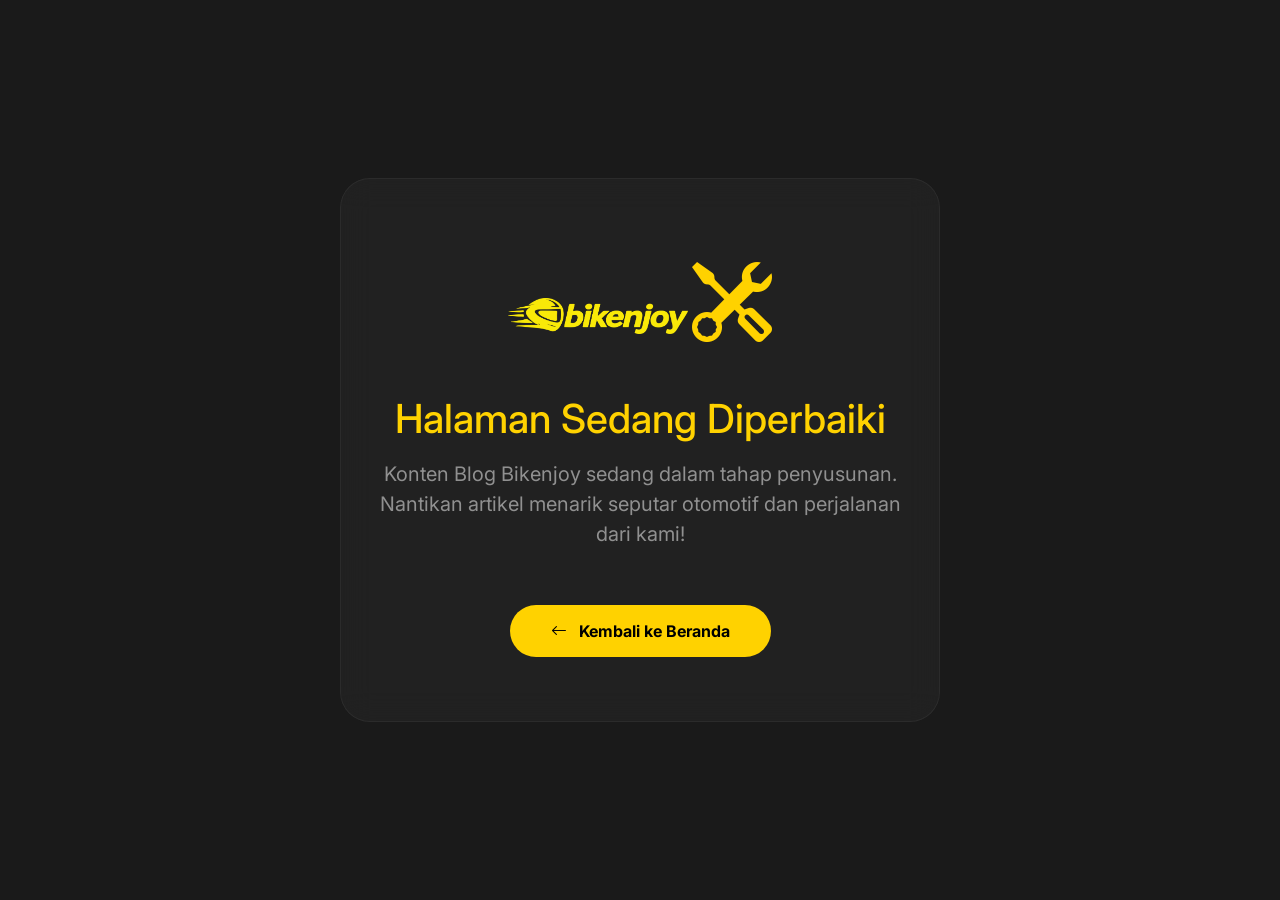
<file: blog.html>
<!doctype html>
<html lang="en">
<head>
    <meta charset="UTF-8" />
    <meta name="viewport" content="width=device-width, initial-scale=1.0" />
    <title>Bikenjoy - Blog (Maintenance)</title>
    <link href="https://cdn.jsdelivr.net/npm/bootstrap@5.3.3/dist/css/bootstrap.min.css" rel="stylesheet">
    <link rel="preconnect" href="https://fonts.googleapis.com" />
    <link rel="preconnect" href="https://fonts.gstatic.com" crossorigin />
    <link href="https://fonts.googleapis.com/css2?family=Inter:wght@300;400;500;600;700;800;900&display=swap" rel="stylesheet" />
    <link rel="stylesheet" href="https://cdn.jsdelivr.net/npm/bootstrap-icons@1.11.3/font/bootstrap-icons.min.css" />
    <link rel="stylesheet" href="css/style.css" />
    <link rel="stylesheet" href="css/maintenance.css" />
</head>
<body>
    <div class="maintenance-container">
        <div class="maintenance-card">
            <img src="asset/bikenjoy_logo.png" alt="Bikenjoy Logo" width="180" class="mb-4">
            <div class="maintenance-icon">
                <i class="bi bi-tools"></i>
            </div>
            <h1 class="fw-black mb-3" style="color: #FFD200;">Halaman Sedang Diperbaiki</h1>
            <p class="text-white-50 fs-5 mb-4">
                Konten Blog Bikenjoy sedang dalam tahap penyusunan. Nantikan artikel menarik seputar otomotif dan perjalanan dari kami!
            </p>
            <a href="index.html" class="btn btn-back">
                <i class="bi bi-arrow-left me-2"></i> Kembali ke Beranda
            </a>
        </div>
    </div>
</body>
</html>
</file>
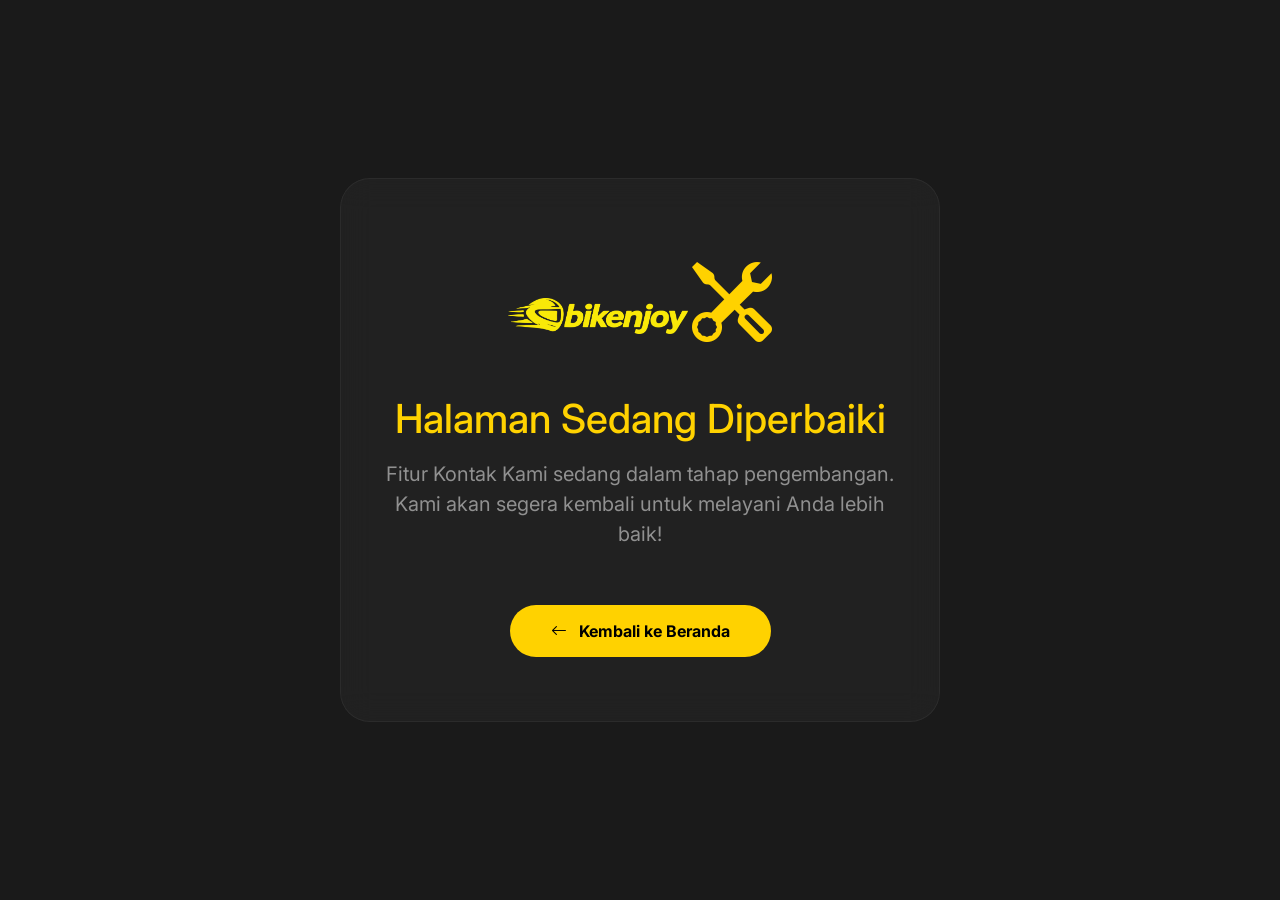
<file: contact.html>
<!doctype html>
<html lang="en">
<head>
    <meta charset="UTF-8" />
    <meta name="viewport" content="width=device-width, initial-scale=1.0" />
    <title>Bikenjoy - Hubungi Kami (Maintenance)</title>
    <link href="https://cdn.jsdelivr.net/npm/bootstrap@5.3.3/dist/css/bootstrap.min.css" rel="stylesheet">
    <link rel="preconnect" href="https://fonts.googleapis.com" />
    <link rel="preconnect" href="https://fonts.gstatic.com" crossorigin />
    <link href="https://fonts.googleapis.com/css2?family=Inter:wght@300;400;500;600;700;800;900&display=swap" rel="stylesheet" />
    <link rel="stylesheet" href="https://cdn.jsdelivr.net/npm/bootstrap-icons@1.11.3/font/bootstrap-icons.min.css" />
    <link rel="stylesheet" href="css/style.css" />
    <link rel="stylesheet" href="css/maintenance.css" />
</head>
<body>
    <div class="maintenance-container">
        <div class="maintenance-card">
            <img src="asset/bikenjoy_logo.png" alt="Bikenjoy Logo" width="180" class="mb-4">
            <div class="maintenance-icon">
                <i class="bi bi-tools"></i>
            </div>
            <h1 class="fw-black mb-3" style="color: #FFD200;">Halaman Sedang Diperbaiki</h1>
            <p class="text-white-50 fs-5 mb-4">
                Fitur Kontak Kami sedang dalam tahap pengembangan. Kami akan segera kembali untuk melayani Anda lebih baik!
            </p>
            <a href="index.html" class="btn btn-back">
                <i class="bi bi-arrow-left me-2"></i> Kembali ke Beranda
            </a>
        </div>
    </div>
</body>
</html>
</file>
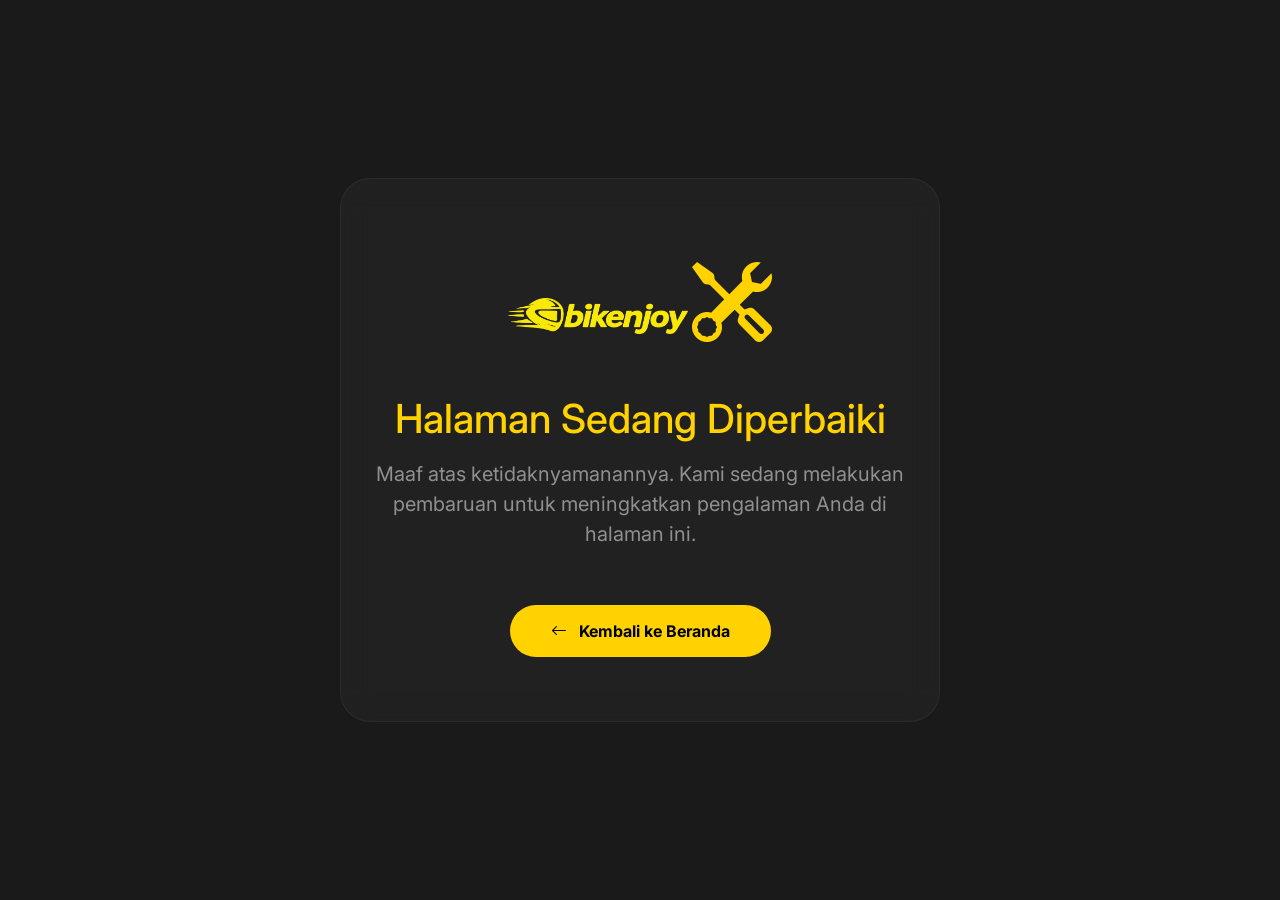
<file: faq.html>
<!doctype html>
<html lang="en">
<head>
    <meta charset="UTF-8" />
    <meta name="viewport" content="width=device-width, initial-scale=1.0" />
    <title>Bikenjoy - Halaman Sedang Diperbaiki</title>
    <link href="https://cdn.jsdelivr.net/npm/bootstrap@5.3.3/dist/css/bootstrap.min.css" rel="stylesheet">
    <link rel="preconnect" href="https://fonts.googleapis.com" />
    <link rel="preconnect" href="https://fonts.gstatic.com" crossorigin />
    <link href="https://fonts.googleapis.com/css2?family=Inter:wght@300;400;500;600;700;800;900&display=swap" rel="stylesheet" />
    <link rel="stylesheet" href="https://cdn.jsdelivr.net/npm/bootstrap-icons@1.11.3/font/bootstrap-icons.min.css" />
    <link rel="stylesheet" href="css/style.css" />
    <link rel="stylesheet" href="css/maintenance.css" />
</head>
<body>
    <div class="maintenance-container">
        <div class="maintenance-card">
            <img src="asset/bikenjoy_logo.png" alt="Bikenjoy Logo" width="180" class="mb-4">
            <div class="maintenance-icon">
                <i class="bi bi-tools"></i>
            </div>
            <h1 class="fw-black mb-3" style="color: #FFD200;">Halaman Sedang Diperbaiki</h1>
            <p class="text-white-50 fs-5 mb-4">
                Maaf atas ketidaknyamanannya. Kami sedang melakukan pembaruan untuk meningkatkan pengalaman Anda di halaman ini.
            </p>
            <a href="index.html" class="btn btn-back">
                <i class="bi bi-arrow-left me-2"></i> Kembali ke Beranda
            </a>
        </div>
    </div>
</body>
</html>
</file>
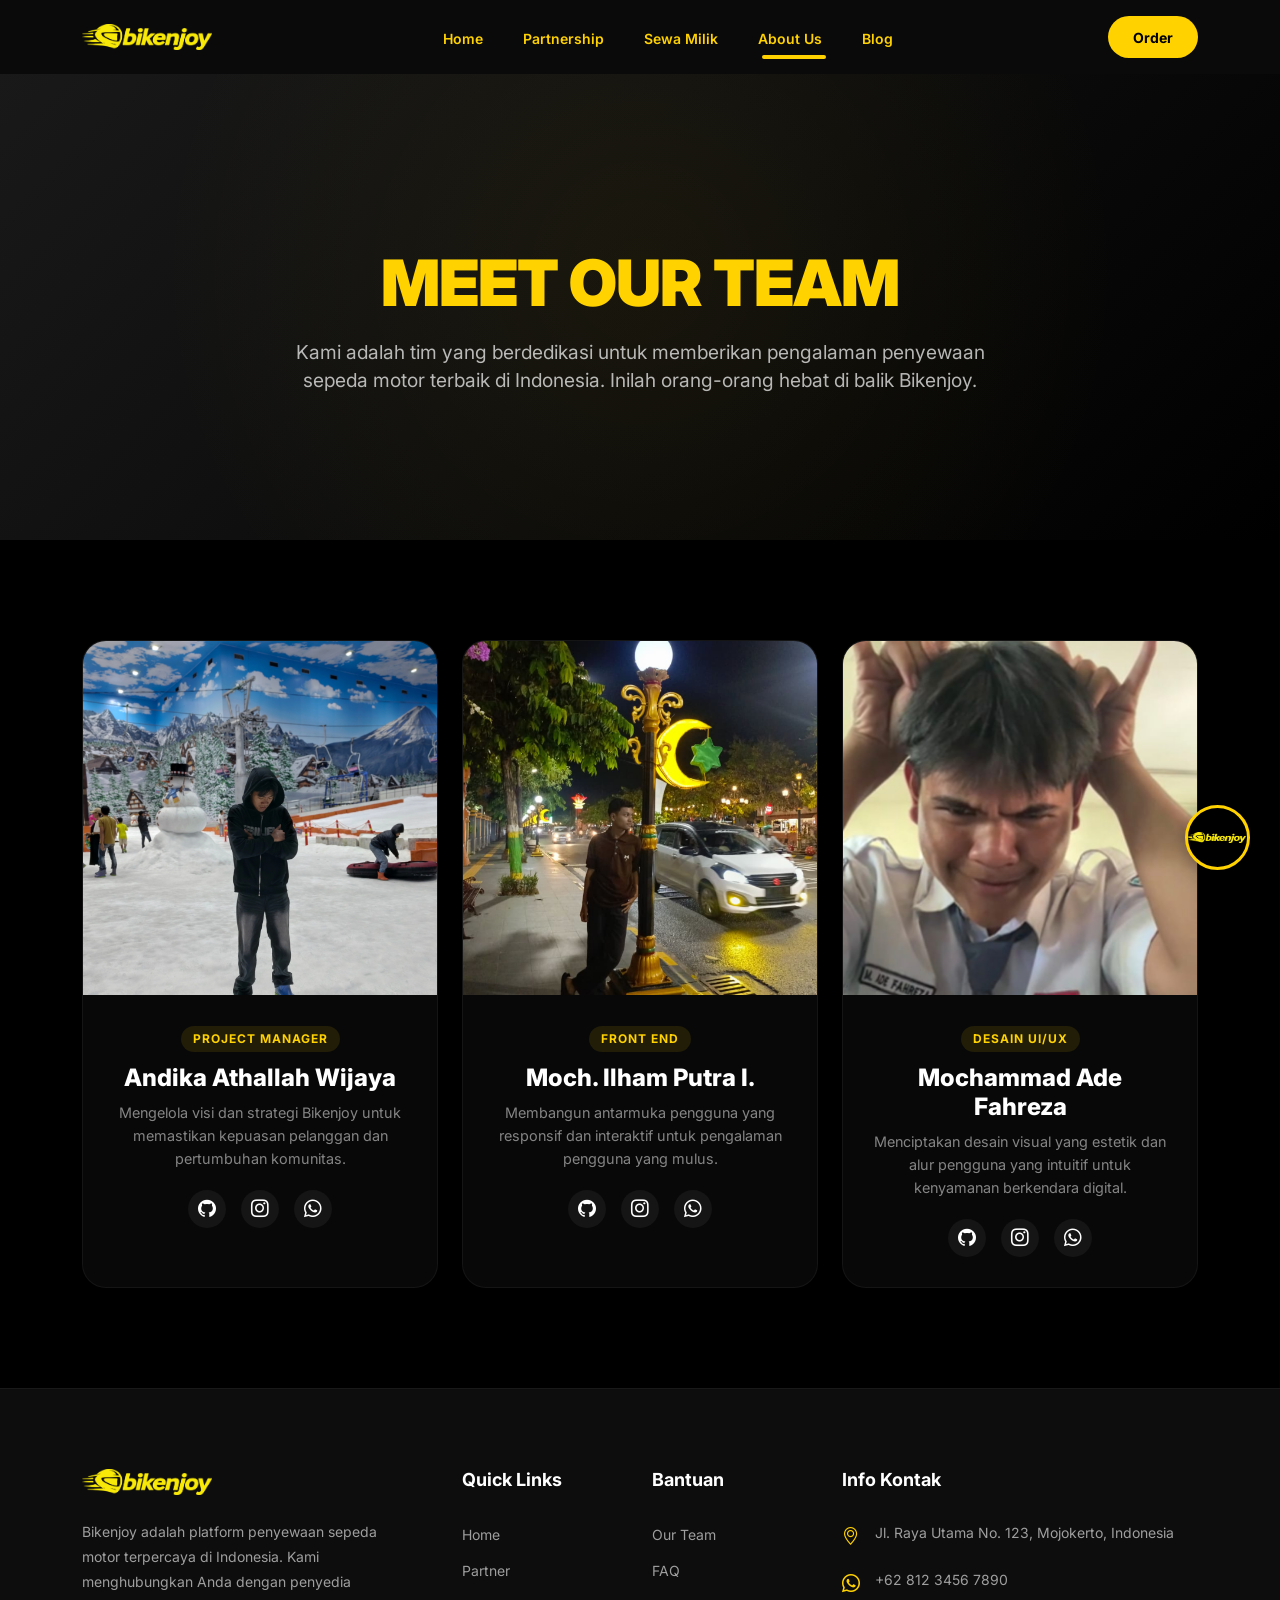
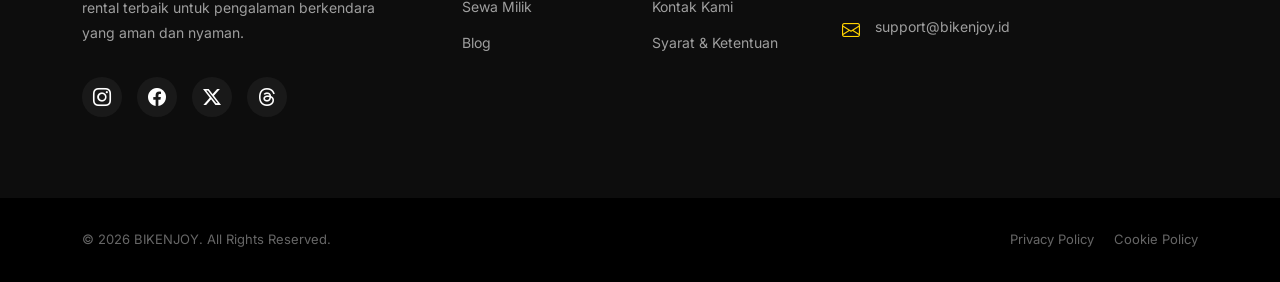
<file: ourteam.html>
<!doctype html>
<html lang="en">
<head>
    <meta charset="UTF-8" />
    <meta name="viewport" content="width=device-width, initial-scale=1.0" />
    <title>Bikenjoy - Our Team</title>
    <link href="https://cdn.jsdelivr.net/npm/bootstrap@5.3.3/dist/css/bootstrap.min.css" rel="stylesheet">
    <link rel="preconnect" href="https://fonts.googleapis.com" />
    <link rel="preconnect" href="https://fonts.gstatic.com" crossorigin />
    <link href="https://fonts.googleapis.com/css2?family=Inter:wght@300;400;500;600;700;800;900&display=swap" rel="stylesheet" />
    <link rel="stylesheet" href="https://cdn.jsdelivr.net/npm/bootstrap-icons@1.11.3/font/bootstrap-icons.min.css" />
    <link rel="stylesheet" href="css/style.css" />
    <link rel="stylesheet" href="css/ourteam.css" />
</head>

<body>
    
    <nav class="navbar navbar-expand-lg navbar-dark navbar-custom fixed-top">
        <div class="container">
            <a class="navbar-brand logo" href="index.html">
                <img src="asset/bikenjoy_logo.png" alt="Bikenjoy Logo" width="130" />
            </a>
            
            <button class="navbar-toggler" type="button" data-bs-toggle="collapse" data-bs-target="#mainNav" aria-controls="mainNav" aria-expanded="false" aria-label="Toggle navigation">
                <span class="navbar-toggler-icon"></span>
            </button>

            <div class="collapse navbar-collapse" id="mainNav">
                <ul class="navbar-nav mx-auto gap-1 gap-lg-4">
                    <li class="nav-item"><a class="nav-link" href="index.html">Home</a></li>
                    <li class="nav-item"><a class="nav-link" href="partner.html">Partnership</a></li>
                    <li class="nav-item"><a class="nav-link" href="sewa.html">Sewa Milik</a></li>
                    <li class="nav-item dropdown">
                        <a class="nav-link dropdown-toggle active" href="#" role="button" data-bs-toggle="dropdown" aria-expanded="false">
                            About Us
                        </a>
                        <ul class="dropdown-menu dropdown-menu-custom shadow border-0">
                            <li><a class="dropdown-item dropdown-item-custom active" href="ourteam.html">Our Team</a></li>
                            <li><a class="dropdown-item dropdown-item-custom" href="faq.html">FAQ</a></li>
                            <li><a class="dropdown-item dropdown-item-custom" href="contact.html">Contact</a></li>
                        </ul>
                    </li>
                    <li class="nav-item"><a class="nav-link" href="blog.html">Blog</a></li>
                </ul>

                <a href="#" class="btn btn-order px-4 rounded-pill mt-3 mt-lg-0">Order</a>
            </div>
        </div>
    </nav>

    <header class="team-hero">
        <div class="container position-relative z-1">
            <div class="row justify-content-center">
                <div class="col-lg-8">
                    <h1 class="team-title">Meet Our Team</h1>
                    <p class="team-subtitle">
                        Kami adalah tim yang berdedikasi untuk memberikan pengalaman penyewaan sepeda motor terbaik di Indonesia. 
                        Inilah orang-orang hebat di balik Bikenjoy.
                    </p>
                </div>
            </div>
        </div>
    </header>

    <section class="team-section">
        <div class="container">
            <div class="row g-4 justify-content-center">
                
                <div class="col-md-6 col-lg-4">
                    <div class="team-card team-card-anim delay-1">
                        <div class="member-image-container">
                            <img src="asset/dika.png" alt="Project Manager" class="member-image">
                        </div>
                        <div class="member-info">
                            <span class="member-role">Project Manager</span>
                            <h3 class="member-name">Andika Athallah Wijaya</h3>
                            <p class="member-bio">
                                Mengelola visi dan strategi Bikenjoy untuk memastikan kepuasan pelanggan dan pertumbuhan komunitas.
                            </p>
                            <div class="social-links-member">
                                <a href="#" class="social-member-icon"><i class="bi bi-github"></i></a>
                                <a href="#" class="social-member-icon"><i class="bi bi-instagram"></i></a>
                                <a href="#" class="social-member-icon"><i class="bi bi-whatsapp"></i></a>
                            </div>
                        </div>
                    </div>
                </div>

                <div class="col-md-6 col-lg-4">
                    <div class="team-card team-card-anim delay-2">
                        <div class="member-image-container">
                            <img src="asset/ilham.png" alt="Front End Developer" class="member-image">
                        </div>
                        <div class="member-info">
                            <span class="member-role">Front End</span>
                            <h3 class="member-name">Moch. Ilham Putra I.</h3>
                            <p class="member-bio">
                                Membangun antarmuka pengguna yang responsif dan interaktif untuk pengalaman pengguna yang mulus.
                            </p>
                            <div class="social-links-member">
                                <a href="#" class="social-member-icon"><i class="bi bi-github"></i></a>
                                <a href="#" class="social-member-icon"><i class="bi bi-instagram"></i></a>
                                <a href="#" class="social-member-icon"><i class="bi bi-whatsapp"></i></a>
                            </div>
                        </div>
                    </div>
                </div>

                <div class="col-md-6 col-lg-4">
                    <div class="team-card team-card-anim delay-3">
                        <div class="member-image-container">
                            <img src="asset/ade.png" alt="UI/UX Designer" class="member-image">
                        </div>
                        <div class="member-info">
                            <span class="member-role">Desain UI/UX</span>
                            <h3 class="member-name">Mochammad Ade Fahreza</h3>
                            <p class="member-bio">
                                Menciptakan desain visual yang estetik dan alur pengguna yang intuitif untuk kenyamanan berkendara digital.
                            </p>
                            <div class="social-links-member">
                                <a href="#" class="social-member-icon"><i class="bi bi-github"></i></a>
                                <a href="#" class="social-member-icon"><i class="bi bi-instagram"></i></a>
                                <a href="#" class="social-member-icon"><i class="bi bi-whatsapp"></i></a>
                            </div>
                        </div>
                    </div>
                </div>
            </div>
        </div>
    </section>

    <footer class="site-footer">
        <div class="container footer-top">
            <div class="row g-4">
                <div class="col-lg-4">
                    <div class="footer-brand">
                        <div class="logo">
                            <img src="asset/bikenjoy_logo.png" alt="Bikenjoy Logo" width="130" />
                        </div>
                        <p class="footer-description">
                            Bikenjoy adalah platform penyewaan sepeda motor terpercaya di Indonesia. Kami menghubungkan Anda dengan penyedia rental terbaik untuk pengalaman berkendara yang aman dan nyaman.
                        </p>
                        <div class="social-links">
                            <a href="#" class="social-icon"><i class="bi bi-instagram"></i></a>
                            <a href="#" class="social-icon"><i class="bi bi-facebook"></i></a>
                            <a href="#" class="social-icon"><i class="bi bi-twitter-x"></i></a>
                            <a href="#" class="social-icon"><i class="bi bi-threads"></i></a>
                        </div>
                    </div>
                </div>

                <div class="col-6 col-lg-2">
                    <h4 class="footer-title">Quick Links</h4>
                    <ul class="footer-links">
                        <li><a href="index.html">Home</a></li>
                        <li><a href="partner.html">Partner</a></li>
                        <li><a href="sewa.html">Sewa Milik</a></li>
                        <li><a href="blog.html">Blog</a></li>
                    </ul>
                </div>

                <div class="col-6 col-lg-2">
                    <h4 class="footer-title">Bantuan</h4>
                    <ul class="footer-links">
                        <li><a href="ourteam.html">Our Team</a></li>
                        <li><a href="faq.html">FAQ</a></li>
                        <li><a href="contact.html">Kontak Kami</a></li>
                        <li><a href="#">Syarat & Ketentuan</a></li>
                    </ul>
                </div>

                <div class="col-lg-4">
                    <h4 class="footer-title">Info Kontak</h4>
                    <ul class="contact-info">
                        <li>
                            <i class="bi bi-geo-alt"></i>
                            <span>Jl. Raya Utama No. 123, Mojokerto, Indonesia</span>
                        </li>
                        <li>
                            <i class="bi bi-whatsapp"></i>
                            <span>+62 812 3456 7890</span>
                        </li>
                        <li>
                            <i class="bi bi-envelope"></i>
                            <span>support@bikenjoy.id</span>
                        </li>
                    </ul>
                </div>
            </div>
        </div>

        <div class="footer-bottom">
            <div class="container">
                <div class="row align-items-center">
                    <div class="col-md-6">
                        <p class="copyright-text">© 2026 BIKENJOY. All Rights Reserved.</p>
                    </div>
                    <div class="col-md-6">
                        <div class="footer-bottom-links">
                            <a href="#">Privacy Policy</a>
                            <a href="#">Cookie Policy</a>
                        </div>
                    </div>
                </div>
            </div>
        </div>
    </footer>

    <a href="#" class="fab">
        <img src="asset/bikenjoy_logo.png" alt="Bikenjoy Logo" class="y-logo-fab" />
    </a>
    
    <script src="https://cdn.jsdelivr.net/npm/bootstrap@5.3.3/dist/js/bootstrap.bundle.min.js"></script>
</body>
</html>
</file>
<file: css/style.css>
:root {
    --primary-yellow: #FFD200;
    --primary-yellow-hover: #E6BD00;
    --bg-dark: #1A1A1A;
    --bg-deep: #000000;
    --text-white: #FFFFFF;
    --text-light: #F0F0F0;
    --transition: 0.3s ease;
    --glass-bg: rgba(255, 255, 255, 0.03);
    --glass-border: rgba(255, 255, 255, 0.05);
}

* {
    margin: 0;
    padding: 0;
    box-sizing: border-box;
}

body {
    font-family: 'Inter', sans-serif;
    background-color: var(--bg-dark);
    color: var(--text-white);
    overflow-x: hidden;
}

a {
    text-decoration: none;
    color: inherit;
}

.navbar-custom {
    background-color: rgba(11, 11, 11, 0.98); 
    padding: 1rem 0;
    backdrop-filter: blur(15px);
    z-index: 2000 !important; 
}

.logo {
    display: flex;
    align-items: center;
    gap: 8px;
}

.y-logo {
    width: 28px;
    height: 28px;
    color: var(--primary-yellow);
}

.logo-text {
    font-size: 22px;
    font-weight: 400;
    letter-spacing: -0.5px;
    color: var(--primary-yellow);
}

.logo-text .bold {
    font-weight: 700;
}

.navbar-custom .nav-link {
    font-size: 14px;
    font-weight: 600;
    color: var(--primary-yellow) !important;
    transition: var(--transition);
    position: relative;
    padding-bottom: 5px;
    display: flex;
    align-items: center;
    gap: 4px;
}

.navbar-custom .nav-link:hover {
    color: var(--text-white) !important;
}

.navbar-custom .nav-link.active {
    color: var(--primary-yellow) !important;
}

.navbar-custom .nav-link.active::after {
    content: '';
    position: absolute;
    bottom: -5px;
    left: 8px; 
    width: calc(100% - 16px);
    height: 3px;
    background-color: var(--primary-yellow);
    border-radius: 2px;
}

.navbar-toggler {
    border-color: rgba(255, 210, 0, 0.5) !important;
    padding: 0.5rem;
}

.navbar-toggler:focus {
    box-shadow: 0 0 0 0.1rem var(--primary-yellow);
}

.navbar-toggler-icon {
    background-image: url("data:image/svg+xml;charset=utf8,%3Csvg viewBox='0 0 30 30' xmlns='http://www.w3.org/2000/svg'%3E%3Cpath stroke='rgba(255, 210, 0, 1)' stroke-width='2.5' stroke-linecap='round' stroke-miterlimit='10' d='M4 7h22M4 15h22M4 23h22'/%3E%3C/svg%3E") !important;
}

.dropdown-menu-custom {
    background-color: var(--bg-dark);
    border: none;
    border-top: 3px solid var(--primary-yellow);
    padding: 10px 0;
    box-shadow: 0 10px 20px rgba(0,0,0,0.5);
    border-radius: 0 0 8px 8px;
    margin-top: 0; 
}

@media (min-width: 992px) {
    .dropdown:hover .dropdown-menu {
        display: block; 
        animation: fadeDropdown 0.3s forwards;
    }
}

@keyframes fadeDropdown {
    from { opacity: 0; transform: translateY(10px); }
    to { opacity: 1; transform: translateY(0); }
}

.dropdown-item-custom {
    padding: 10px 20px;
    font-size: 13px;
    font-weight: 500;
    color: #F0F0F0 !important;
    transition: var(--transition);
}

.dropdown-item-custom:hover {
    background-color: rgba(255, 210, 0, 0.1);
    color: var(--primary-yellow) !important;
    padding-left: 25px;
}

.btn-order {
    background-color: var(--primary-yellow);
    color: #000;
    padding: 0.6rem 2rem;
    border-radius: 50px;
    font-weight: 700;
    font-size: 14px;
    transition: var(--transition);
}

.btn-order:hover {
    background-color: var(--primary-yellow-hover);
    transform: translateY(-2px);
}

.fab {
    position: fixed;
    bottom: 30px;
    right: 30px;
    width: 65px;
    height: 65px;
    background-color: var(--bg-deep);
    border-radius: 50%;
    box-shadow: 0 4px 15px rgba(0, 0, 0, 0.3);
    display: flex;
    justify-content: center;
    align-items: center;
    z-index: 1000;
    border: 3px solid var(--primary-yellow);
    transition: var(--transition);
    overflow: hidden;
}

.fab:hover {
    transform: scale(1.05);
    box-shadow: 0 6px 20px rgba(0, 0, 0, 0.4);
}

.y-logo-fab {
    width: 100%;
    height: 100%;
    object-fit: contain;
    object-position: left center;
    transform: scale(1) translateX(-1px);
}

.hero {
    height: 100vh;
    min-height: 700px;
    background-image: url('asset/hero_bg.png');
    background-size: cover;
    background-position: center;
    position: relative;
    display: flex;
    align-items: center;
    justify-content: center;
    padding-top: 80px; 
}

.hero-overlay {
    position: absolute;
    top: 0;
    left: 0;
    width: 100%;
    height: 100%;
    background: linear-gradient(to bottom, rgba(0, 0, 0, 0.4) 0%, rgba(20, 20, 20, 0.8) 100%);
    background-color: rgba(90, 60, 0, 0.3); 
    mix-blend-mode: multiply;
}

.hero-title {
    font-size: clamp(32px, 5vw, 48px);
    font-weight: 900;
    color: var(--primary-yellow);
    line-height: 1.15;
    margin-bottom: 1.5rem;
    text-shadow: 2px 2px 10px rgba(0, 0, 0, 0.5);
    letter-spacing: -0.5px;
}

.hero-subtitle {
    font-size: 18px;
    line-height: 1.6;
    margin-bottom: 3rem;
    color: #F0F0F0;
    text-shadow: 1px 1px 5px rgba(0,0,0,0.5);
}

.btn-hero {
    display: flex;
    justify-content: center;
    align-items: center;
    gap: 10px;
    width: 100%;
    padding: 1.1rem;
    border-radius: 50px;
    font-weight: 700;
    font-size: 16px;
    transition: var(--transition);
    border: none;
    cursor: pointer;
}

.btn-yellow {
    background-color: var(--primary-yellow);
    color: #000;
}

.btn-yellow:hover {
    background-color: var(--primary-yellow-hover);
    transform: translateY(-2px);
}

.btn-green {
    background-color: #38C759;
    color: var(--text-white);
}

.btn-green:hover {
    background-color: #2DAE4B;
    transform: translateY(-2px);
}

.btn-white {
    background-color: var(--text-white);
    color: #000;
}

.btn-white:hover {
    background-color: #F0F0F0;
    transform: translateY(-2px);
}

.features-bar {
    background-color: #111;
    border-bottom: 1px solid rgba(255, 255, 255, 0.1);
}

.cta-section {
    background-color: var(--bg-dark);
}

.cta-box {
    border: 2px solid var(--primary-yellow);
    border-radius: 30px;
}

.cta-heading {
    font-size: clamp(2.5rem, 4vw, 3.5rem);
    font-weight: 900;
    color: var(--text-white);
    line-height: 1.1;
}

.cta-text {
    font-size: 1.1rem;
    line-height: 1.6;
    color: rgba(255, 255, 255, 0.8);
}

.cta-text span {
    color: var(--primary-yellow);
    font-weight: 700;
}

.btn-cta {
    background-color: var(--primary-yellow);
    color: #000;
    font-weight: 800;
    font-size: 1.1rem;
    text-transform: uppercase;
    transition: var(--transition);
}

.btn-cta:hover {
    background-color: var(--primary-yellow-hover);
    transform: scale(1.05);
}

.bikes-showcase {
    background-color: var(--bg-deep);
    padding: 6rem 0; 
    color: var(--text-white);
    width: 100%;
}

.showcase-header {
    text-align: center;
    margin-bottom: 4rem;
}

.showcase-title {
    font-size: 3.5rem;
    font-weight: 900;
    color: var(--primary-yellow);
    text-transform: uppercase;
    letter-spacing: -1px;
}

.bikes-row {
    display: flex;
    flex-wrap: nowrap;
    overflow-x: auto;
    scroll-behavior: smooth;
    -ms-overflow-style: none;
    scrollbar-width: none;
}

.bikes-row::-webkit-scrollbar {
    display: none;
}

.bikes-row .col-12,
.bikes-row .col-md-6,
.bikes-row .col-xl-3 {
    flex: 0 0 auto;
    width: 320px;
}

@media (max-width: 768px) {
    .bikes-row .col-12 {
        width: 280px;
    }
}

.bike-card {
    background: linear-gradient(135deg, var(--bg-dark) 0%, var(--bg-deep) 100%);
    border-radius: 20px;
    overflow: hidden;
    padding: 1.5rem;
    display: flex;
    flex-direction: column;
    gap: 1.5rem;
    transition: var(--transition);
    border: 1px solid var(--glass-border);
}

.bike-card:hover {
    transform: translateY(-10px);
    border-color: var(--primary-yellow);
    box-shadow: 0 20px 40px rgba(0, 0, 0, 0.6);
}

.card-brand {
    display: flex;
    justify-content: space-between;
    align-items: center;
}

.mini-logo {
    width: 80px;
    opacity: 0.8;
}

.brand-tag {
    font-size: 10px;
    font-weight: 700;
    background-color: rgba(255, 255, 255, 0.1);
    padding: 3px 8px;
    border-radius: 4px;
    text-transform: uppercase;
}

.bike-image {
    height: 200px;
    display: flex;
    justify-content: center;
    align-items: center;
    padding: 1rem;
}

.bike-image img {
    max-width: 100%;
    max-height: 100%;
    object-fit: contain;
    transition: var(--transition);
}

.bike-card:hover .bike-image img {
    transform: scale(1.1);
}

.card-info {
    display: flex;
    flex-direction: column;
    gap: 1rem;
}

.category-label {
    background-color: var(--primary-yellow);
    color: #000;
    padding: 6px 12px;
    border-radius: 6px;
    font-size: 12px;
    font-weight: 800;
    text-transform: uppercase;
    align-self: flex-start;
    display: flex;
    align-items: center;
    gap: 5px;
}

.category-label::after {
    content: '\F2DA'; 
    font-family: 'bootstrap-icons';
}

.bike-model {
    font-size: 1.8rem;
    font-weight: 800;
    margin-bottom: 0.5rem;
}

.bike-features {
    display: flex;
    flex-direction: column;
    gap: 8px;
    border-top: 1px solid rgba(255, 255, 255, 0.1);
    padding-top: 1rem;
}

.feature {
    font-size: 12px;
    color: rgba(255, 255, 255, 0.7);
    display: flex;
    align-items: center;
    gap: 10px;
}

.feature i {
    color: var(--primary-yellow);
    font-size: 14px;
}

.card-footer {
    border-top: 1px solid rgba(255, 255, 255, 0.1);
    padding-top: 1rem;
    display: flex;
    justify-content: center;
}

.url {
    font-size: 10px;
    color: rgba(255, 255, 255, 0.4);
    font-weight: 500;
    letter-spacing: 1px;
}

.view-more {
    color: var(--primary-yellow);
    font-size: 1.2rem;
    font-weight: 700;
    transition: var(--transition);
}

.view-more:hover {
    color: var(--text-white);
    text-decoration: underline;
}

.site-footer {
    background-color: #0d0d0d;
    color: var(--text-white);
    padding-top: 5rem;
    border-top: 1px solid var(--glass-border);
}

.footer-brand .logo {
    margin-bottom: 1.5rem;
}

.footer-description {
    color: rgba(255, 255, 255, 0.6);
    font-size: 14px;
    line-height: 1.8;
    margin-bottom: 2rem;
    max-width: 300px;
}

.social-links {
    display: flex;
    gap: 15px;
}

.social-icon {
    width: 40px;
    height: 40px;
    background-color: var(--glass-border);
    border-radius: 50%;
    display: flex;
    justify-content: center;
    align-items: center;
    color: var(--text-white);
    transition: var(--transition);
    font-size: 18px;
}

.social-icon:hover {
    background-color: var(--primary-yellow);
    color: var(--bg-deep);
    transform: translateY(-5px);
}

.footer-title {
    font-size: 18px;
    font-weight: 700;
    margin-bottom: 2rem;
    color: var(--text-white);
    position: relative;
    padding-bottom: 0px; 
}

.footer-links {
    list-style: none;
    padding: 0;
    margin: 0;
}

.footer-links li {
    margin-bottom: 12px;
}

.footer-links a {
    color: rgba(255, 255, 255, 0.6);
    font-size: 14px;
    transition: var(--transition);
    display: inline-block;
}

.footer-links a:hover {
    color: var(--primary-yellow);
    padding-left: 5px;
}

.contact-info {
    list-style: none;
    padding: 0;
}

.contact-info li {
    display: flex;
    gap: 15px;
    margin-bottom: 20px;
    color: rgba(255, 255, 255, 0.6);
    font-size: 14px;
}

.contact-info i {
    color: var(--primary-yellow);
    font-size: 18px;
}

.footer-bottom {
    margin-top: 5rem;
    padding: 2rem 0;
    border-top: 1px solid var(--glass-border);
    background-color: var(--bg-deep);
}

.copyright-text {
    color: rgba(255, 255, 255, 0.4);
    font-size: 13px;
    margin: 0;
}

.footer-bottom-links {
    display: flex;
    gap: 20px;
    justify-content: flex-end;
}

.footer-bottom-links a {
    color: rgba(255, 255, 255, 0.4);
    font-size: 13px;
    transition: var(--transition);
}

.footer-bottom-links a:hover {
    color: var(--primary-yellow);
}

@media (max-width: 991px) {
    .footer-bottom-links {
        justify-content: center;
        margin-top: 1rem;
    }
    .footer-bottom, .footer-brand, .footer-links, .contact-info {
        text-align: center;
    }
    .footer-brand .logo, .social-links {
        justify-content: center;
    }
    .contact-info li {
        justify-content: center;
    }
    .footer-description {
        margin: 0 auto 2rem auto;
    }
    .footer-title::after {
        left: 50%;
        transform: translateX(-50%);
    }
    .contact-card {
        padding: 2rem 1.5rem;
    }
    .contact-title {
        font-size: 2rem;
    }
    
    .navbar-collapse {
        background-color: #111111 !important;
        padding: 1.5rem !important;
        border-radius: 15px;
        margin-top: 15px;
        box-shadow: 0 10px 40px rgba(0, 0, 0, 0.8);
        border: 1px solid rgba(255, 210, 0, 0.2);
        overflow-y: auto; 
        max-height: 80vh; 
    }
    .navbar-collapse.show {
        display: block !important; 
        visibility: visible !important;
        opacity: 1 !important;
    }
    .navbar-nav {
        margin-bottom: 1.5rem;
    }
    .nav-item {
        width: 100%;
        border-bottom: 1px solid var(--glass-border);
        text-align: left;
    }
    .nav-item:last-child {
        border-bottom: none;
    }
    .navbar-custom .nav-link {
        padding: 1.2rem 0.5rem !important;
        justify-content: flex-start;
        font-size: 16px; 
    }
    .btn-order {
        width: 100%; 
        padding: 1rem !important;
    }
}

.contact-section {
    padding: 6rem 0;
    background-color: var(--bg-deep);
}

.contact-card {
    background: var(--glass-bg);
    backdrop-filter: blur(15px);
    border: 1px solid var(--glass-border);
    border-radius: 30px;
    padding: 4rem 2rem;
    text-align: center;
    transition: var(--transition);
}

.contact-card:hover {
    background: var(--glass-border);
    border-color: var(--primary-yellow);
}

.contact-title {
    font-size: 2.5rem;
    font-weight: 800;
    color: var(--text-white);
    margin-bottom: 1.5rem;
}

.contact-subtitle {
    color: rgba(255, 255, 255, 0.6);
    font-size: 1.1rem;
    margin-bottom: 3rem;
    max-width: 600px;
}

.btn-gmail {
    background-color: var(--primary-yellow);
    color: var(--bg-deep);
    font-weight: 700;
    padding: 1rem 3rem;
    border-radius: 50px;
    display: inline-flex;
    align-items: center;
    gap: 12px;
    font-size: 1.1rem;
    transition: var(--transition);
    border: none;
    text-decoration: none;
}

.btn-gmail:hover {
    background-color: var(--primary-yellow-hover);
    transform: translateY(-5px);
    box-shadow: 0 10px 20px rgba(255, 210, 0, 0.2);
    color: var(--bg-deep);
}

.btn-gmail i {
    font-size: 1.4rem;
}

.contact-form .form-label {
    color: rgba(255, 255, 255, 0.8);
    font-weight: 600;
    font-size: 0.9rem;
    margin-bottom: 0.5rem;
    display: block;
    text-align: left;
}

.contact-form .form-control {
    background-color: var(--glass-border);
    border: 1px solid rgba(255, 255, 255, 0.1);
    color: var(--text-white);
    border-radius: 12px;
    padding: 0.8rem 1rem;
    transition: var(--transition);
}

.contact-form .form-control:focus {
    background-color: rgba(255, 255, 255, 0.08);
    border-color: var(--primary-yellow);
    box-shadow: 0 0 0 0.25rem rgba(255, 210, 0, 0.1);
    outline: none;
}

.contact-form .form-control::placeholder {
    color: rgba(255, 255, 255, 0.5); 
    opacity: 1; 
}

.contact-form .form-control::-webkit-input-placeholder {
    color: rgba(255, 255, 255, 0.5);
}

.contact-form .form-control:-ms-input-placeholder {
    color: rgba(255, 255, 255, 0.5);
}

.contact-form .form-control::-ms-input-placeholder {
    color: rgba(255, 255, 255, 0.5);
}

.contact-form textarea.form-control {
    min-height: 120px;
}

.btn-submit {
    background-color: var(--primary-yellow);
    color: var(--bg-deep);
    font-weight: 800;
    padding: 1rem 2rem;
    border-radius: 12px;
    width: 100%;
    margin-top: 1rem;
    border: none;
    transition: var(--transition);
    text-transform: uppercase;
    letter-spacing: 1px;
}

.btn-submit:hover {
    background-color: var(--primary-yellow-hover);
    transform: translateY(-3px);
    box-shadow: 0 5px 15px rgba(255, 210, 0, 0.3);
}

.btn-submit:disabled {
    background-color: #555;
    color: #888;
    cursor: not-allowed;
    transform: none;
}

#contactAlert {
    border-radius: 50px;
    padding: 1rem 2rem;
    font-weight: 600;
    font-size: 0.95rem;
    margin-bottom: 2rem;
    background-color: rgba(255, 210, 0, 0.1);
    border: 1px solid var(--primary-yellow);
    color: var(--primary-yellow);
    display: inline-block;
}

.alert-fade {
    animation: fadeIn 0.5s ease forwards;
}

@keyframes fadeIn {
    from { opacity: 0; transform: translateY(-10px); }
    to { opacity: 1; transform: translateY(0); }
}
</file>
<file: css/maintenance.css>
.maintenance-container {
    height: 100vh;
    display: flex;
    align-items: center;
    justify-content: center;
    text-align: center;
    background-color: #1A1A1A;
    color: #FFFFFF;
}

.maintenance-card {
    background: rgba(255, 255, 255, 0.03);
    backdrop-filter: blur(15px);
    border: 1px solid rgba(255, 255, 255, 0.05);
    border-radius: 30px;
    padding: 4rem 2rem;
    max-width: 600px;
    width: 90%;
}

.maintenance-icon {
    font-size: 5rem;
    color: #FFD200;
    margin-bottom: 2rem;
    display: inline-block;
    animation: pulse 2s infinite;
}

@keyframes pulse {
    0% { transform: scale(1); opacity: 1; }
    50% { transform: scale(1.1); opacity: 0.8; }
    100% { transform: scale(1); opacity: 1; }
}

.btn-back {
    background-color: #FFD200;
    color: #000;
    font-weight: 700;
    padding: 0.8rem 2.5rem;
    border-radius: 50px;
    margin-top: 2rem;
    transition: 0.3s ease;
}

.btn-back:hover {
    background-color: #E6BD00;
    transform: translateY(-3px);
    box-shadow: 0 10px 20px rgba(255, 210, 0, 0.2);
}
</file>
<file: css/ourteam.css>
.team-hero {
    height: 60vh;
    min-height: 400px;
    background: linear-gradient(135deg, #1a1a1a 0%, #000000 100%);
    position: relative;
    display: flex;
    align-items: center;
    justify-content: center;
    text-align: center;
    padding-top: 100px;
}

.team-hero::before {
    content: '';
    position: absolute;
    top: 0;
    left: 0;
    width: 100%;
    height: 100%;
    background: radial-gradient(circle at center, rgba(255, 210, 0, 0.05) 0%, transparent 70%);
}

.team-title {
    font-size: clamp(2.5rem, 6vw, 4rem);
    font-weight: 900;
    color: #FFD200;
    text-transform: uppercase;
    letter-spacing: -1px;
    margin-bottom: 1rem;
    position: relative;
}

.team-subtitle {
    color: rgba(255, 255, 255, 0.7);
    font-size: 1.2rem;
    max-width: 700px;
    margin: 0 auto;
}

.team-section {
    padding: 100px 0;
    background-color: #000000;
}

.team-card {
    background: rgba(255, 255, 255, 0.03);
    border: 1px solid rgba(255, 255, 255, 0.05);
    border-radius: 24px;
    overflow: hidden;
    transition: all 0.5s cubic-bezier(0.4, 0, 0.2, 1);
    position: relative;
    height: 100%;
    backdrop-filter: blur(10px);
}

.team-card:hover {
    transform: translateY(-15px);
    background: rgba(255, 255, 255, 0.06);
    border-color: #FFD200;
    box-shadow: 0 25px 50px rgba(0, 0, 0, 0.5);
}

.member-image-container {
    position: relative;
    width: 100%;
    padding-top: 100%; 
    overflow: hidden;
}

.member-image {
    position: absolute;
    top: 0;
    left: 0;
    width: 100%;
    height: 100%;
    object-fit: cover;
    transition: transform 0.6s cubic-bezier(0.4, 0, 0.2, 1);
}

.team-card:hover .member-image {
    transform: scale(1.1);
}

.member-overlay {
    position: absolute;
    bottom: 0;
    left: 0;
    width: 100%;
    padding: 30px;
    background: linear-gradient(to top, rgba(0, 0, 0, 0.9) 0%, transparent 100%);
    text-align: center;
}

.member-info {
    padding: 30px;
    text-align: center;
}

.member-role {
    display: inline-block;
    padding: 4px 12px;
    background: rgba(255, 210, 0, 0.1);
    color: #FFD200;
    font-size: 0.75rem;
    font-weight: 700;
    text-transform: uppercase;
    border-radius: 100px;
    margin-bottom: 12px;
    letter-spacing: 1px;
}

.member-name {
    font-size: 1.5rem;
    font-weight: 800;
    margin-bottom: 8px;
    color: #FFFFFF;
}

.member-bio {
    font-size: 0.9rem;
    color: rgba(255, 255, 255, 0.5);
    line-height: 1.6;
    margin-bottom: 20px;
}

.social-links-member {
    display: flex;
    justify-content: center;
    gap: 15px;
    transition: all 0.4s ease;
}

.social-member-icon {
    width: 38px;
    height: 38px;
    background: rgba(255, 255, 255, 0.05);
    border-radius: 50%;
    display: flex;
    align-items: center;
    justify-content: center;
    color: #FFFFFF;
    font-size: 1.1rem;
    transition: all 0.3s ease;
}

.social-member-icon:hover {
    background: #FFD200;
    color: #000000;
    transform: scale(1.1);
}

@keyframes fadeInUp {
    from {
        opacity: 0;
        transform: translateY(40px);
    }
    to {
        opacity: 1;
        transform: translateY(0);
    }
}

.team-card-anim {
    animation: fadeInUp 0.8s ease forwards;
    opacity: 0;
}

.delay-1 { animation-delay: 0.2s; }
.delay-2 { animation-delay: 0.4s; }
.delay-3 { animation-delay: 0.6s; }
</file>
